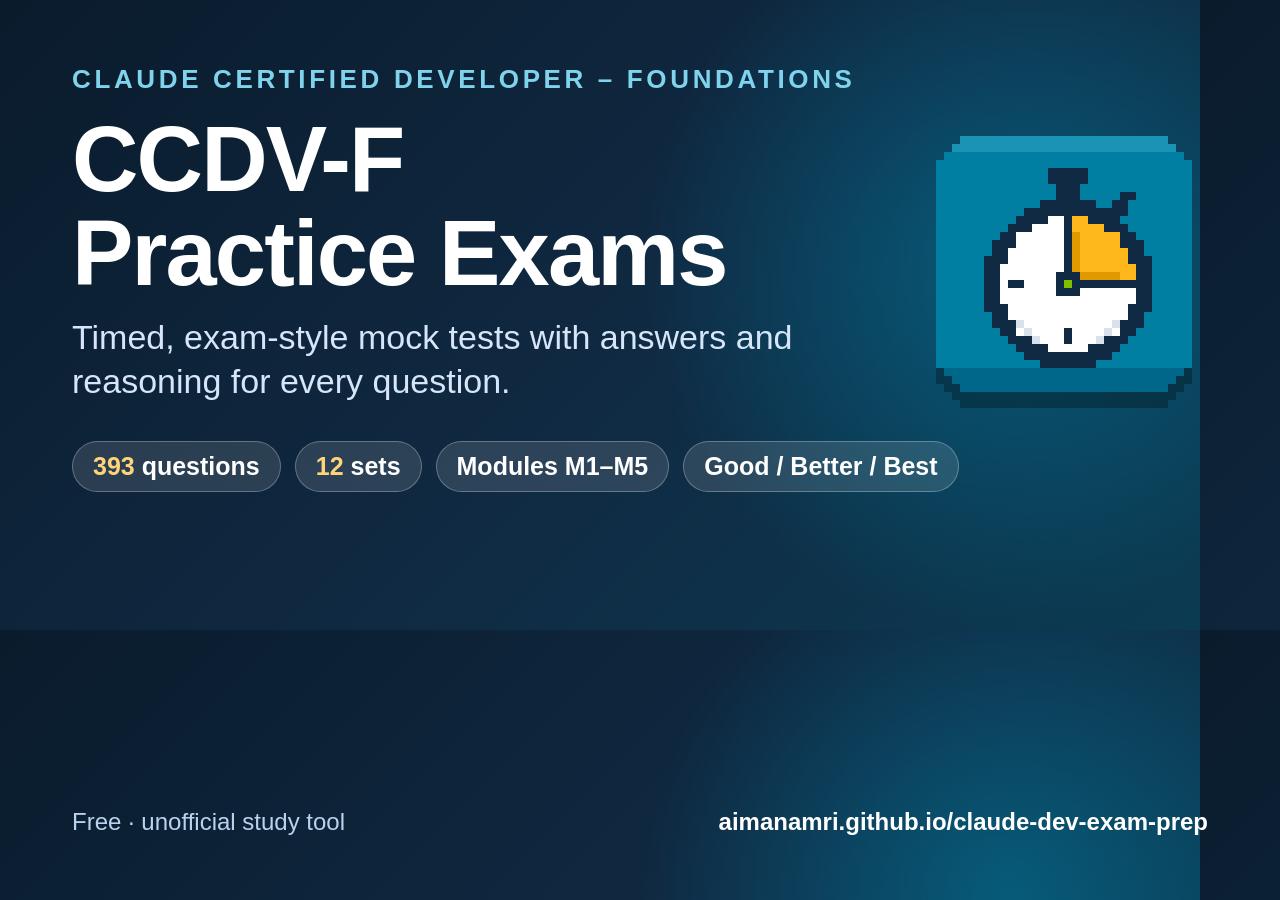
<file: quiz-site/og/og-image.html>
<!doctype html>
<!-- Source for og-image.png (1200×630 social preview). Re-render with:
     "/Applications/Google Chrome.app/Contents/MacOS/Google Chrome" --headless=new --hide-scrollbars \
       --window-size=1200,630 --screenshot=quiz-site/og-image.png quiz-site/og/og-image.html -->
<html><head><meta charset="utf-8"><style>
  html, body { margin: 0; width: 1200px; height: 630px; overflow: hidden; }
  body { font-family: -apple-system, "SF Pro Display", "Helvetica Neue", Arial, sans-serif; color: #fff;
    background: radial-gradient(circle at 84% 42%, rgba(0,127,163,.55) 0, transparent 34%), linear-gradient(135deg, #0A1B2C 0%, #102A43 55%, #0B3B52 100%); }
  .wrap { position: absolute; inset: 0; padding: 64px 72px; display: flex; flex-direction: column; }
  .kicker { font-size: 26px; font-weight: 600; letter-spacing: .14em; text-transform: uppercase; color: #7FD3EC; }
  h1 { font-size: 92px; line-height: 1.02; margin: 18px 0 14px; font-weight: 800; letter-spacing: -.02em; }
  .sub { font-size: 34px; color: #d6e6f8; max-width: 760px; line-height: 1.3; }
  .chips { display: flex; gap: 14px; margin-top: 38px; flex-wrap: wrap; }
  .chip { font-size: 25px; font-weight: 650; padding: 10px 20px; border-radius: 999px; background: rgba(255,255,255,.12); border: 1.5px solid rgba(255,255,255,.28); }
  .chip b { color: #ffd479; }
  .foot { margin-top: auto; display: flex; justify-content: space-between; align-items: flex-end; font-size: 24px; color: #b9d3ef; }
  .url { font-weight: 650; color: #fff; }
  /* app icon (Pixelbolt pixel art, 32px source shown at exactly 8x so pixels stay crisp) */
  .icon { position: absolute; right: 88px; top: 136px; width: 256px; height: 256px; image-rendering: pixelated;
    filter: drop-shadow(0 16px 0 rgba(0, 0, 0, .28)); }
</style></head><body><div class="wrap">
  <div class="kicker">Claude Certified Developer – Foundations</div>
  <h1>CCDV-F<br>Practice Exams</h1>
  <div class="sub">Timed, exam-style mock tests with answers and reasoning for every question.</div>
  <div class="chips">
    <span class="chip"><b>393</b> questions</span>
    <span class="chip"><b>12</b> sets</span>
    <span class="chip">Modules M1–M5</span>
    <span class="chip">Good / Better / Best</span>
  </div>
  <div class="foot"><span>Free · unofficial study tool</span><span class="url">aimanamri.github.io/claude-dev-exam-prep</span></div>
</div>
<img class="icon" src="../icons/icon-512.png" alt="">
</body></html>
</file>
